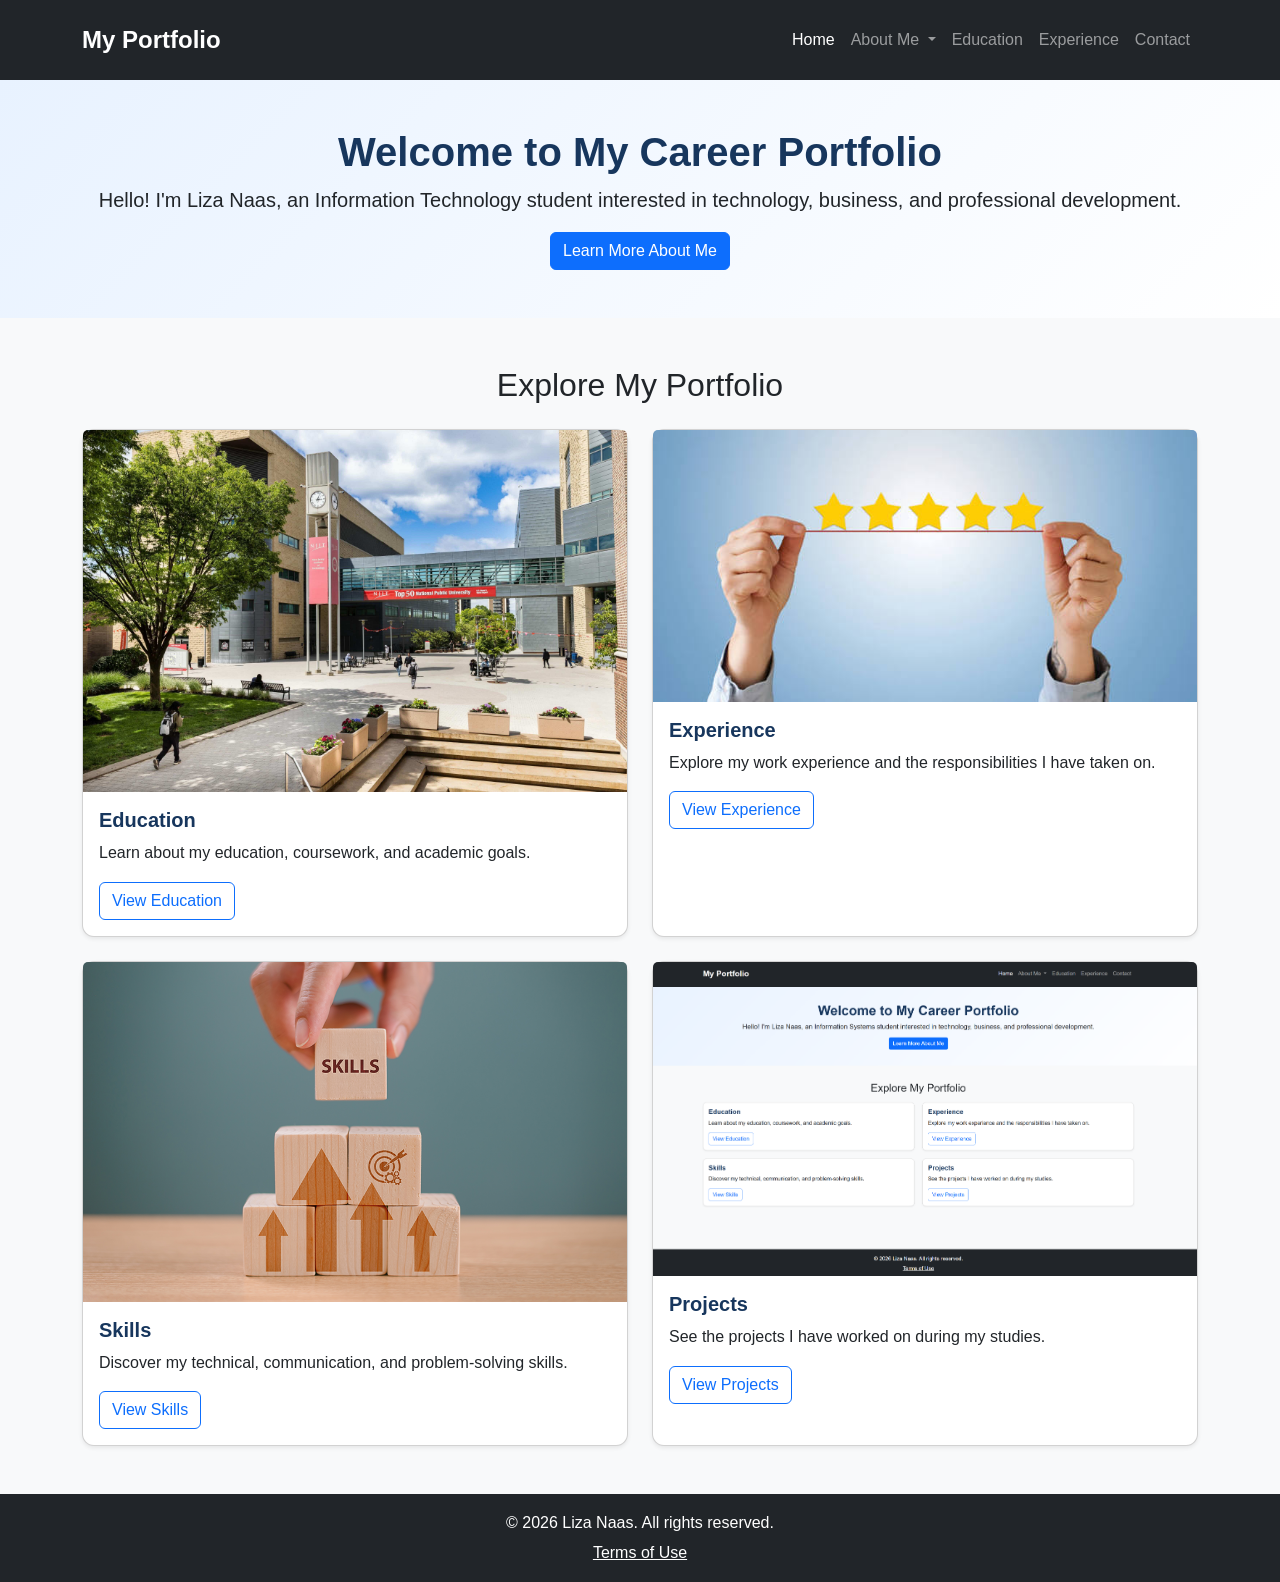
<file: index.html>
<!DOCTYPE html>
<html lang="en">
<head>
    <meta charset="UTF-8">
    <meta name="viewport" content="width=device-width, initial-scale=1.0">
    <title>Home | My Career Portfolio</title>

    <!-- DEVELOPER: Liza Naas, IS117-003, Fall 2026 -->

    <link href="https://cdn.jsdelivr.net/npm/bootstrap@5.3.3/dist/css/bootstrap.min.css" rel="stylesheet">
    <link rel="stylesheet" href="styles/main.css">
</head>
<body class="d-flex flex-column min-vh-100">

    <!-- Navigation -->
    <nav class="navbar navbar-expand-lg navbar-dark bg-dark">
        <div class="container">
            <a class="navbar-brand" href="index.html">My Portfolio</a>
            <button class="navbar-toggler" type="button"
                    data-bs-toggle="collapse" data-bs-target="#navbarMenu"
                    aria-controls="navbarMenu" aria-expanded="false"
                    aria-label="Toggle navigation">
                <span class="navbar-toggler-icon"></span>
            </button>

            <div class="collapse navbar-collapse" id="navbarMenu">
                <ul class="navbar-nav ms-auto">
                    <li class="nav-item">
                        <a class="nav-link active" href="index.html">Home</a>
                    </li>
                    <li class="nav-item dropdown">
                        <a class="nav-link dropdown-toggle" href="#"
                           role="button" data-bs-toggle="dropdown">
                            About Me
                        </a>
                        <ul class="dropdown-menu">
                            <li><a class="dropdown-item" href="about.html">About Me</a></li>
                            <li><a class="dropdown-item" href="skills.html">Skills</a></li>
                            <li><a class="dropdown-item" href="projects.html">Projects</a></li>
                        </ul>
                    </li>
                    <li class="nav-item">
                        <a class="nav-link" href="education.html">Education</a>
                    </li>
                    <li class="nav-item">
                        <a class="nav-link" href="experience.html">Experience</a>
                    </li>
                    <li class="nav-item">
                        <a class="nav-link" href="contact.html">Contact</a>
                    </li>
                </ul>
            </div>
        </div>
    </nav>

    <!-- Homepage introduction -->
    <header class="bg-light py-5 text-center">
        <div class="container">
            <h1>Welcome to My Career Portfolio</h1>
            <p class="lead">Hello! I'm Liza Naas, an Information Technology student interested in technology, business, and professional development.</p>
            <a href="about.html" class="btn btn-primary">Learn More About Me</a>
        </div>
    </header>

    <!-- Bootstrap cards -->
    <main class="container my-5 flex-grow-1">
        <h2 class="text-center mb-4">Explore My Portfolio</h2>

        <div class="row g-4">
            <div class="col-md-6">
                
                <div class="card h-100 shadow-sm">
    <img src="images/education.jpg"
         class="card-img-top"
         alt="NJIT campus">
    <div class="card-body">
        <h3 class="card-title h5">Education</h3>
                        <p class="card-text">Learn about my education, coursework, and academic goals.</p>
                        <a href="education.html" class="btn btn-outline-primary">View Education</a>
                    </div>
                </div>
            </div>

            <div class="col-md-6">
                <div class="card h-100 shadow-sm">
    <img src="images/experience.jpg"
         class="card-img-top"
         alt="Five-star rating representing professional experience">
    <div class="card-body">
        <h3 class="card-title h5">Experience</h3>
                        <p class="card-text">Explore my work experience and the responsibilities I have taken on.</p>
                        <a href="experience.html" class="btn btn-outline-primary">View Experience</a>
                    </div>
                </div>
            </div>

            <div class="col-md-6">
                <div class="card h-100 shadow-sm">
    <img src="images/skills.jpg"
         class="card-img-top"
         alt="Wooden blocks representing skills and growth">
    <div class="card-body">
        <h3 class="card-title h5">Skills</h3>
                        <p class="card-text">Discover my technical, communication, and problem-solving skills.</p>
                        <a href="skills.html" class="btn btn-outline-primary">View Skills</a>
                    </div>
                </div>
            </div>

            <div class="col-md-6">
                <div class="card h-100 shadow-sm">
    <img src="images/projects.jpg"
         class="card-img-top"
         alt="Screenshot of my career portfolio website">
    <div class="card-body">
        <h3 class="card-title h5">Projects</h3>
                        <p class="card-text">See the projects I have worked on during my studies.</p>
                        <a href="projects.html" class="btn btn-outline-primary">View Projects</a>
                    </div>
                </div>
            </div>
        </div>
    </main>

    <!-- Sticky footer -->
    <footer class="bg-dark text-white text-center py-3 mt-auto">
        <div class="container">
            <p class="mb-1">&copy; 2026 Liza Naas. All rights reserved.</p>
            <a href="terms.html" class="text-white">Terms of Use</a>
        </div>
    </footer>

    <script src="https://cdn.jsdelivr.net/npm/bootstrap@5.3.3/dist/js/bootstrap.bundle.min.js"></script>
</body>
</html>
</file>
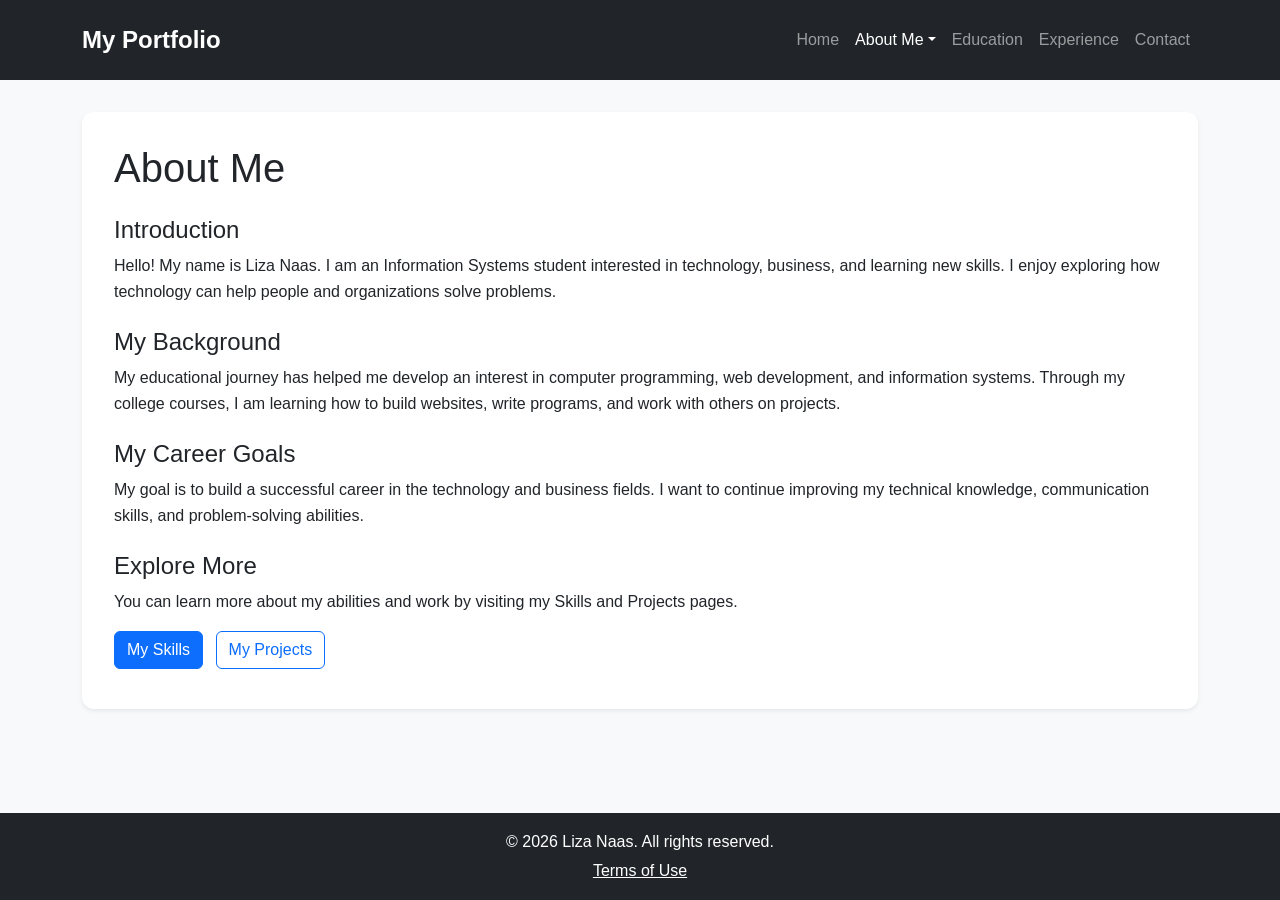
<file: about.html>
<!DOCTYPE html>
<html lang="en">
<head>
    <!-- DEVELOPER: Liza Naas, IS117-003, Fall 2026 -->
    <meta charset="UTF-8">
    <meta name="viewport" content="width=device-width, initial-scale=1.0">
    <title>About Me | My Career Portfolio</title>

    <link href="https://cdn.jsdelivr.net/npm/bootstrap@5.3.3/dist/css/bootstrap.min.css" rel="stylesheet">
    <link rel="stylesheet" href="styles/main.css">
</head>

<body class="d-flex flex-column min-vh-100">

    <!-- Bootstrap navigation -->
    <nav class="navbar navbar-expand-lg navbar-dark bg-dark">
        <div class="container">
            <a class="navbar-brand" href="index.html">My Portfolio</a>

            <button class="navbar-toggler" type="button"
                    data-bs-toggle="collapse" data-bs-target="#navbarMenu"
                    aria-controls="navbarMenu" aria-expanded="false"
                    aria-label="Toggle navigation">
                <span class="navbar-toggler-icon"></span>
            </button>

            <div class="collapse navbar-collapse" id="navbarMenu">
                <ul class="navbar-nav ms-auto">
                    <li class="nav-item">
                        <a class="nav-link" href="index.html">Home</a>
                    </li>

                    <li class="nav-item dropdown">
                        <a class="nav-link dropdown-toggle active" href="#"
                           role="button" data-bs-toggle="dropdown"
                           aria-expanded="false">About Me</a>

                        <ul class="dropdown-menu">
                            <li><a class="dropdown-item" href="about.html">About Me</a></li>
                            <li><a class="dropdown-item" href="skills.html">Skills</a></li>
                            <li><a class="dropdown-item" href="projects.html">Projects</a></li>
                        </ul>
                    </li>

                    <li class="nav-item">
                        <a class="nav-link" href="education.html">Education</a>
                    </li>

                    <li class="nav-item">
                        <a class="nav-link" href="experience.html">Experience</a>
                    </li>

                    <li class="nav-item">
                        <a class="nav-link" href="contact.html">Contact</a>
                    </li>
                </ul>
            </div>
        </div>
    </nav>

    <!-- Interior page layout -->
    <main class="container flex-grow-1">
        <div class="page-content shadow-sm">
            <h1 class="mb-4">About Me</h1>

            <h2 class="h4">Introduction</h2>
            <p>
                Hello! My name is Liza Naas. I am an Information Systems
                student interested in technology, business, and learning
                new skills. I enjoy exploring how technology can help
                people and organizations solve problems.
            </p>

            <h2 class="h4 mt-4">My Background</h2>
            <p>
                My educational journey has helped me develop an interest
                in computer programming, web development, and information
                systems. Through my college courses, I am learning how
                to build websites, write programs, and work with others
                on projects.
            </p>

            <h2 class="h4 mt-4">My Career Goals</h2>
            <p>
                My goal is to build a successful career in the technology
                and business fields. I want to continue improving my
                technical knowledge, communication skills, and
                problem-solving abilities.
            </p>

            <h2 class="h4 mt-4">Explore More</h2>
            <p>
                You can learn more about my abilities and work by
                visiting my Skills and Projects pages.
            </p>

            <a href="skills.html" class="btn btn-primary me-2 mb-2">My Skills</a>
            <a href="projects.html" class="btn btn-outline-primary mb-2">My Projects</a>
        </div>
    </main>

    <!-- Sticky footer -->
    <footer class="bg-dark text-white text-center py-3 mt-auto">
        <div class="container">
            <p class="mb-1">&copy; 2026 Liza Naas. All rights reserved.</p>
            <a href="terms.html" class="text-white">Terms of Use</a>
        </div>
    </footer>

    <script src="https://cdn.jsdelivr.net/npm/bootstrap@5.3.3/dist/js/bootstrap.bundle.min.js"></script>
</body>
</html>
</file>
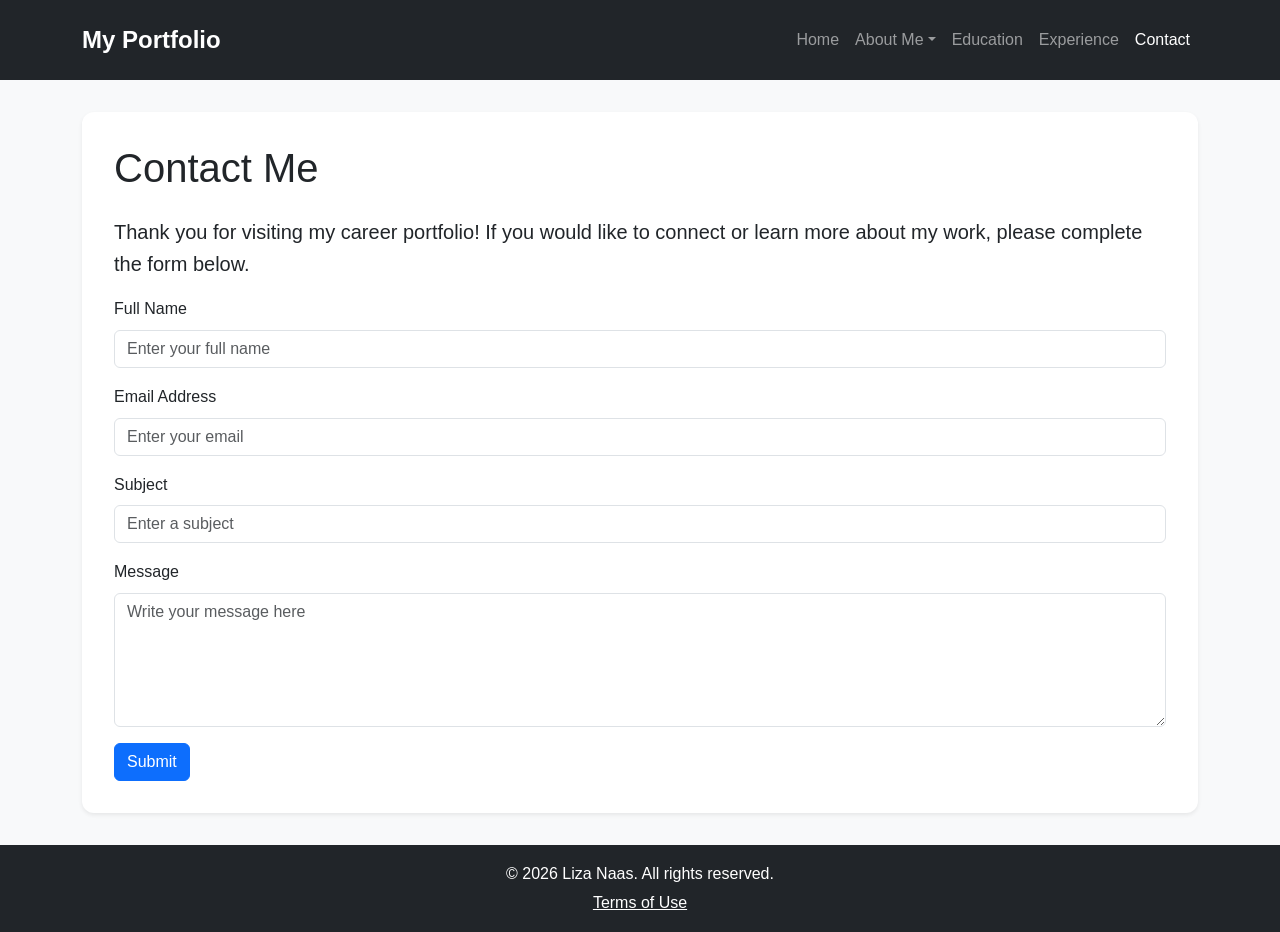
<file: contact.html>
<!DOCTYPE html>
<html lang="en">
<head>
    <!-- DEVELOPER: Liza Naas, IS117-003, Fall 2026 -->
    <meta charset="UTF-8">
    <meta name="viewport" content="width=device-width, initial-scale=1.0">
    <title>Contact | My Career Portfolio</title>

    <link href="https://cdn.jsdelivr.net/npm/bootstrap@5.3.3/dist/css/bootstrap.min.css" rel="stylesheet">
    <link rel="stylesheet" href="styles/main.css">
</head>

<body class="d-flex flex-column min-vh-100">

    <!-- Bootstrap navigation -->
    <nav class="navbar navbar-expand-lg navbar-dark bg-dark">
        <div class="container">
            <a class="navbar-brand" href="index.html">My Portfolio</a>

            <button class="navbar-toggler" type="button"
                    data-bs-toggle="collapse"
                    data-bs-target="#navbarMenu"
                    aria-controls="navbarMenu"
                    aria-expanded="false"
                    aria-label="Toggle navigation">
                <span class="navbar-toggler-icon"></span>
            </button>

            <div class="collapse navbar-collapse" id="navbarMenu">
                <ul class="navbar-nav ms-auto">
                    <li class="nav-item">
                        <a class="nav-link" href="index.html">Home</a>
                    </li>

                    <li class="nav-item dropdown">
                        <a class="nav-link dropdown-toggle" href="#"
                           role="button" data-bs-toggle="dropdown"
                           aria-expanded="false">About Me</a>

                        <ul class="dropdown-menu">
                            <li><a class="dropdown-item" href="about.html">About Me</a></li>
                            <li><a class="dropdown-item" href="skills.html">Skills</a></li>
                            <li><a class="dropdown-item" href="projects.html">Projects</a></li>
                        </ul>
                    </li>

                    <li class="nav-item">
                        <a class="nav-link" href="education.html">Education</a>
                    </li>

                    <li class="nav-item">
                        <a class="nav-link" href="experience.html">Experience</a>
                    </li>

                    <li class="nav-item">
                        <a class="nav-link active" aria-current="page" href="contact.html">Contact</a>
                    </li>
                </ul>
            </div>
        </div>
    </nav>

    <!-- Contact page -->
    <main class="container flex-grow-1">
        <div class="page-content shadow-sm">
            <h1 class="mb-4">Contact Me</h1>

            <p class="lead">
                Thank you for visiting my career portfolio!
                If you would like to connect or learn more
                about my work, please complete the form below.
            </p>

            <!-- Demonstration form: no backend submission -->
            <form id="contactForm">
                <div class="mb-3">
                    <label for="fullName" class="form-label">Full Name</label>
                    <input type="text" class="form-control"
                           id="fullName" name="fullName"
                           placeholder="Enter your full name" required>
                </div>

                <div class="mb-3">
                    <label for="email" class="form-label">Email Address</label>
                    <input type="email" class="form-control"
                           id="email" name="email"
                           placeholder="Enter your email" required>
                </div>

                <div class="mb-3">
                    <label for="subject" class="form-label">Subject</label>
                    <input type="text" class="form-control"
                           id="subject" name="subject"
                           placeholder="Enter a subject" required>
                </div>

                <div class="mb-3">
                    <label for="message" class="form-label">Message</label>
                    <textarea class="form-control"
                              id="message" name="message"
                              rows="5"
                              placeholder="Write your message here"
                              required></textarea>
                </div>

                <button type="submit" class="btn btn-primary">
                    Submit
                </button>
            </form>

            <div id="formNotice" class="alert alert-info mt-3 d-none"
                 role="status"></div>
        </div>
    </main>

    <!-- Sticky footer -->
    <footer class="bg-dark text-white text-center py-3 mt-auto">
        <div class="container">
            <p class="mb-1">&copy; 2026 Liza Naas. All rights reserved.</p>
            <a href="terms.html" class="text-white">Terms of Use</a>
        </div>
    </footer>

    <script src="https://cdn.jsdelivr.net/npm/bootstrap@5.3.3/dist/js/bootstrap.bundle.min.js"></script>

    <script>
        // Demonstration only: no message is sent or stored.
        document.getElementById("contactForm").addEventListener("submit", function(event) {
            event.preventDefault();
            const notice = document.getElementById("formNotice");
            notice.textContent = "This is a demonstration form. Your message was not sent.";
            notice.classList.remove("d-none");
        });
    </script>
</body>
</html>
</file>
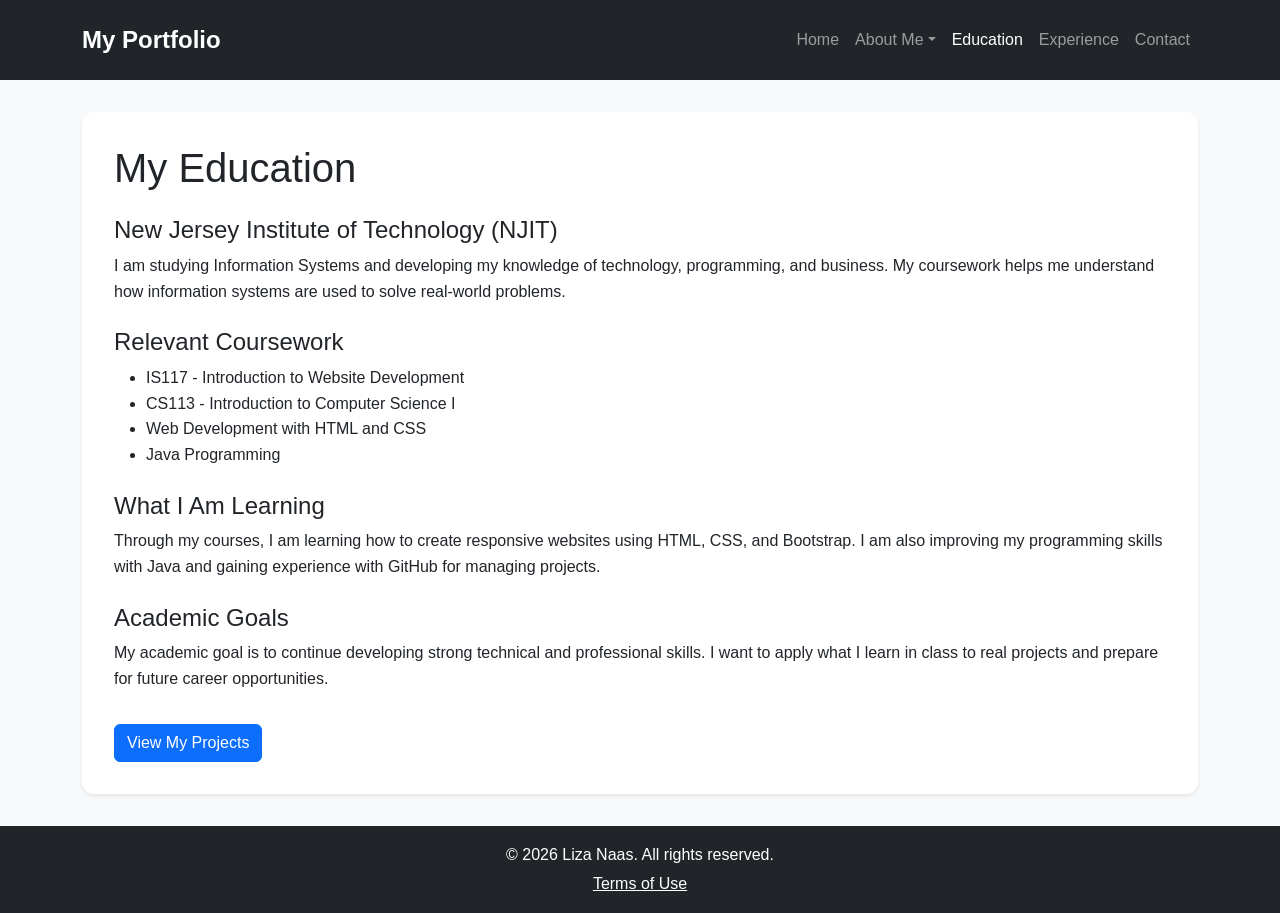
<file: education.html>
<!DOCTYPE html>
<html lang="en">
<head>
    <!-- DEVELOPER: Liza Naas, IS117-003, Fall 2026 -->
    <meta charset="UTF-8">
    <meta name="viewport" content="width=device-width, initial-scale=1.0">
    <title>Education | My Career Portfolio</title>

    <link href="https://cdn.jsdelivr.net/npm/bootstrap@5.3.3/dist/css/bootstrap.min.css" rel="stylesheet">
    <link rel="stylesheet" href="styles/main.css">
</head>

<body class="d-flex flex-column min-vh-100">

    <!-- Bootstrap navigation -->
    <nav class="navbar navbar-expand-lg navbar-dark bg-dark">
        <div class="container">
            <a class="navbar-brand" href="index.html">My Portfolio</a>

            <button class="navbar-toggler" type="button"
                    data-bs-toggle="collapse" data-bs-target="#navbarMenu"
                    aria-controls="navbarMenu" aria-expanded="false"
                    aria-label="Toggle navigation">
                <span class="navbar-toggler-icon"></span>
            </button>

            <div class="collapse navbar-collapse" id="navbarMenu">
                <ul class="navbar-nav ms-auto">
                    <li class="nav-item">
                        <a class="nav-link" href="index.html">Home</a>
                    </li>

                    <li class="nav-item dropdown">
                        <a class="nav-link dropdown-toggle" href="#"
                           role="button" data-bs-toggle="dropdown"
                           aria-expanded="false">About Me</a>

                        <ul class="dropdown-menu">
                            <li><a class="dropdown-item" href="about.html">About Me</a></li>
                            <li><a class="dropdown-item" href="skills.html">Skills</a></li>
                            <li><a class="dropdown-item" href="projects.html">Projects</a></li>
                        </ul>
                    </li>

                    <li class="nav-item">
                        <a class="nav-link active" aria-current="page" href="education.html">Education</a>
                    </li>

                    <li class="nav-item">
                        <a class="nav-link" href="experience.html">Experience</a>
                    </li>

                    <li class="nav-item">
                        <a class="nav-link" href="contact.html">Contact</a>
                    </li>
                </ul>
            </div>
        </div>
    </nav>

    <!-- Education page content -->
    <main class="container flex-grow-1">
        <div class="page-content shadow-sm">
            <h1 class="mb-4">My Education</h1>

            <h2 class="h4">New Jersey Institute of Technology (NJIT)</h2>
            <p>
                I am studying Information Systems and developing my
                knowledge of technology, programming, and business.
                My coursework helps me understand how information
                systems are used to solve real-world problems.
            </p>

            <h2 class="h4 mt-4">Relevant Coursework</h2>
            <ul>
                <li>IS117 - Introduction to Website Development</li>
                <li>CS113 - Introduction to Computer Science I</li>
                <li>Web Development with HTML and CSS</li>
                <li>Java Programming</li>
            </ul>

            <h2 class="h4 mt-4">What I Am Learning</h2>
            <p>
                Through my courses, I am learning how to create
                responsive websites using HTML, CSS, and Bootstrap.
                I am also improving my programming skills with Java
                and gaining experience with GitHub for managing
                projects.
            </p>

            <h2 class="h4 mt-4">Academic Goals</h2>
            <p>
                My academic goal is to continue developing strong
                technical and professional skills. I want to apply
                what I learn in class to real projects and prepare
                for future career opportunities.
            </p>

            <a href="projects.html" class="btn btn-primary mt-3">View My Projects</a>
        </div>
    </main>

    <!-- Sticky footer -->
    <footer class="bg-dark text-white text-center py-3 mt-auto">
        <div class="container">
            <p class="mb-1">&copy; 2026 Liza Naas. All rights reserved.</p>
            <a href="terms.html" class="text-white">Terms of Use</a>
        </div>
    </footer>

    <script src="https://cdn.jsdelivr.net/npm/bootstrap@5.3.3/dist/js/bootstrap.bundle.min.js"></script>
</body>
</html>
</file>
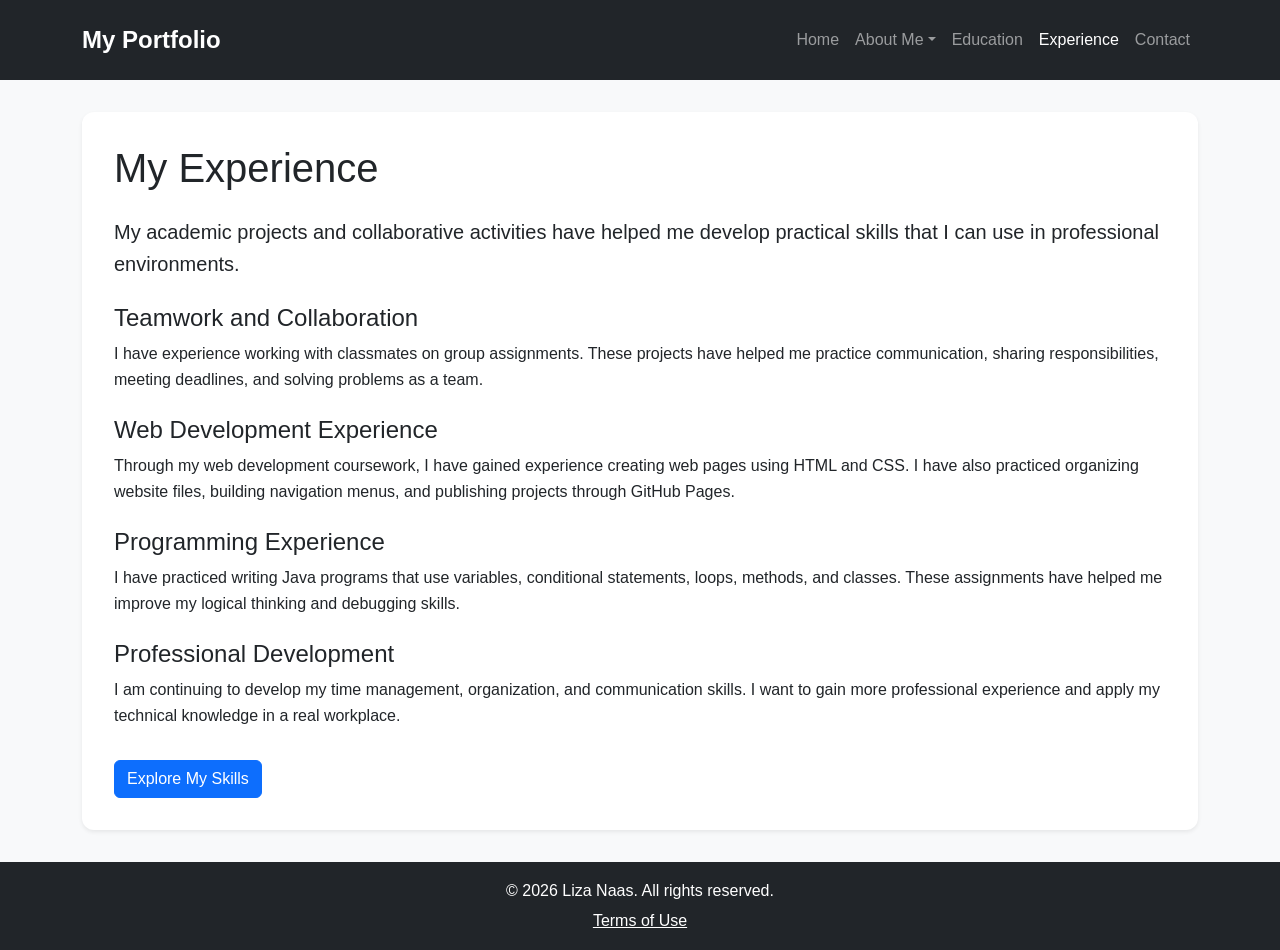
<file: experience.html>
<!DOCTYPE html>
<html lang="en">
<head>
    <!-- DEVELOPER: Liza Naas, IS117-003, Fall 2026 -->
    <meta charset="UTF-8">
    <meta name="viewport" content="width=device-width, initial-scale=1.0">
    <title>Experience | My Career Portfolio</title>

    <link href="https://cdn.jsdelivr.net/npm/bootstrap@5.3.3/dist/css/bootstrap.min.css" rel="stylesheet">
    <link rel="stylesheet" href="styles/main.css">
</head>

<body class="d-flex flex-column min-vh-100">

    <!-- Bootstrap navigation -->
    <nav class="navbar navbar-expand-lg navbar-dark bg-dark">
        <div class="container">
            <a class="navbar-brand" href="index.html">My Portfolio</a>

            <button class="navbar-toggler" type="button"
                    data-bs-toggle="collapse" data-bs-target="#navbarMenu"
                    aria-controls="navbarMenu" aria-expanded="false"
                    aria-label="Toggle navigation">
                <span class="navbar-toggler-icon"></span>
            </button>

            <div class="collapse navbar-collapse" id="navbarMenu">
                <ul class="navbar-nav ms-auto">
                    <li class="nav-item">
                        <a class="nav-link" href="index.html">Home</a>
                    </li>

                    <li class="nav-item dropdown">
                        <a class="nav-link dropdown-toggle" href="#"
                           role="button" data-bs-toggle="dropdown"
                           aria-expanded="false">About Me</a>
                        <ul class="dropdown-menu">
                            <li><a class="dropdown-item" href="about.html">About Me</a></li>
                            <li><a class="dropdown-item" href="skills.html">Skills</a></li>
                            <li><a class="dropdown-item" href="projects.html">Projects</a></li>
                        </ul>
                    </li>

                    <li class="nav-item">
                        <a class="nav-link" href="education.html">Education</a>
                    </li>

                    <li class="nav-item">
                        <a class="nav-link active" aria-current="page" href="experience.html">Experience</a>
                    </li>

                    <li class="nav-item">
                        <a class="nav-link" href="contact.html">Contact</a>
                    </li>
                </ul>
            </div>
        </div>
    </nav>

    <!-- Experience page content -->
    <main class="container flex-grow-1">
        <div class="page-content shadow-sm">
            <h1 class="mb-4">My Experience</h1>

            <p class="lead">
                My academic projects and collaborative activities have
                helped me develop practical skills that I can use in
                professional environments.
            </p>

            <h2 class="h4 mt-4">Teamwork and Collaboration</h2>
            <p>
                I have experience working with classmates on group
                assignments. These projects have helped me practice
                communication, sharing responsibilities, meeting
                deadlines, and solving problems as a team.
            </p>

            <h2 class="h4 mt-4">Web Development Experience</h2>
            <p>
                Through my web development coursework, I have gained
                experience creating web pages using HTML and CSS.
                I have also practiced organizing website files,
                building navigation menus, and publishing projects
                through GitHub Pages.
            </p>

            <h2 class="h4 mt-4">Programming Experience</h2>
            <p>
                I have practiced writing Java programs that use
                variables, conditional statements, loops, methods,
                and classes. These assignments have helped me
                improve my logical thinking and debugging skills.
            </p>

            <h2 class="h4 mt-4">Professional Development</h2>
            <p>
                I am continuing to develop my time management,
                organization, and communication skills. I want to
                gain more professional experience and apply my
                technical knowledge in a real workplace.
            </p>

            <a href="skills.html" class="btn btn-primary mt-3">Explore My Skills</a>
        </div>
    </main>

    <!-- Sticky footer -->
    <footer class="bg-dark text-white text-center py-3 mt-auto">
        <div class="container">
            <p class="mb-1">&copy; 2026 Liza Naas. All rights reserved.</p>
            <a href="terms.html" class="text-white">Terms of Use</a>
        </div>
    </footer>

    <script src="https://cdn.jsdelivr.net/npm/bootstrap@5.3.3/dist/js/bootstrap.bundle.min.js"></script>
</body>
</html>
</file>
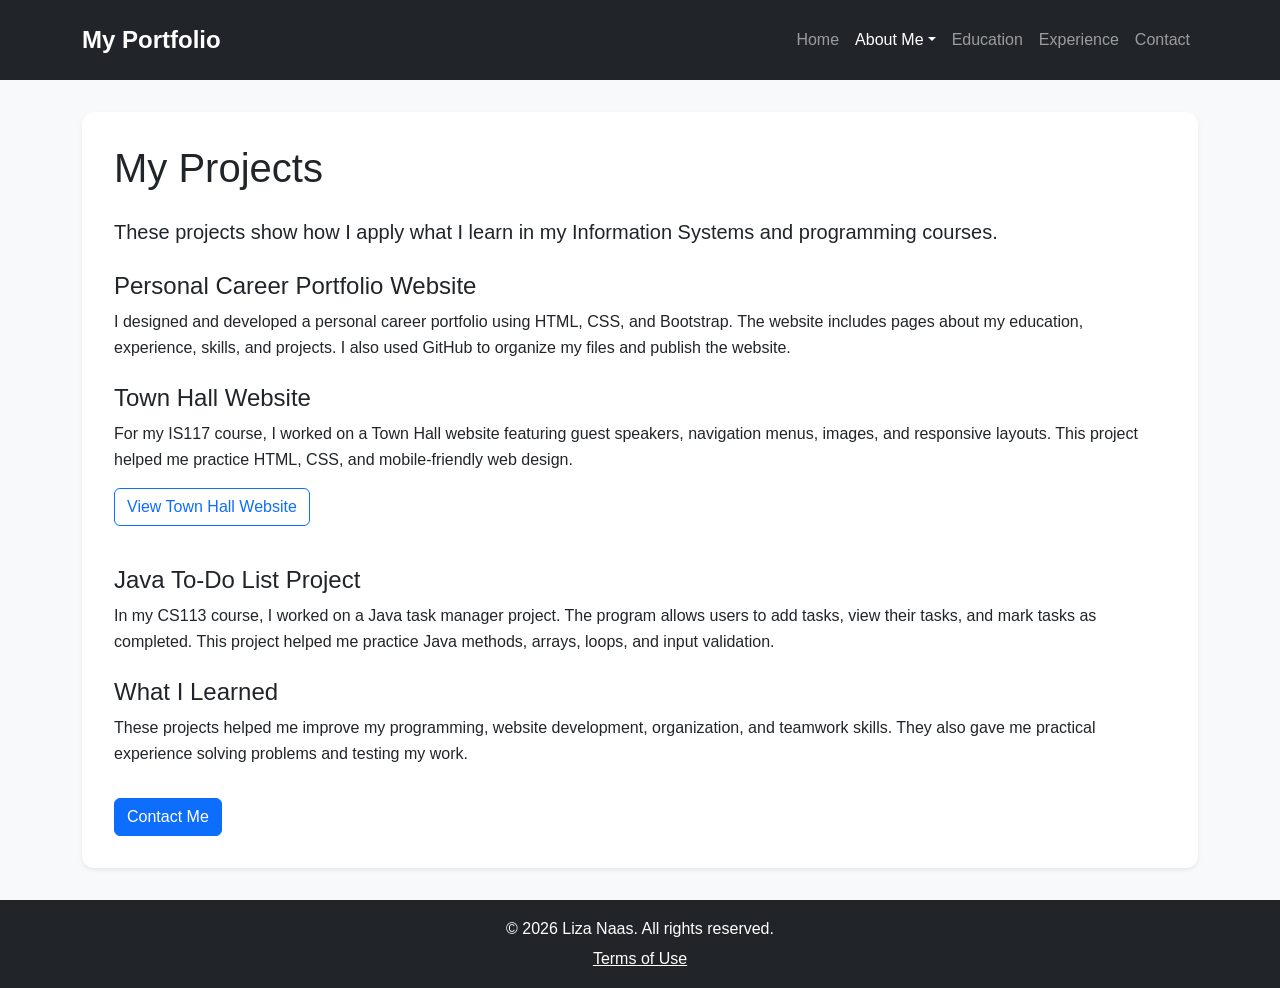
<file: projects.html>
<!DOCTYPE html>
<html lang="en">
<head>
    <!-- DEVELOPER: Liza Naas, IS117-003, Fall 2026 -->
    <meta charset="UTF-8">
    <meta name="viewport" content="width=device-width, initial-scale=1.0">
    <title>Projects | My Career Portfolio</title>

    <link href="https://cdn.jsdelivr.net/npm/bootstrap@5.3.3/dist/css/bootstrap.min.css" rel="stylesheet">
    <link rel="stylesheet" href="styles/main.css">
</head>

<body class="d-flex flex-column min-vh-100">

    <!-- Bootstrap navigation -->
    <nav class="navbar navbar-expand-lg navbar-dark bg-dark">
        <div class="container">
            <a class="navbar-brand" href="index.html">My Portfolio</a>

            <button class="navbar-toggler" type="button"
                    data-bs-toggle="collapse" data-bs-target="#navbarMenu"
                    aria-controls="navbarMenu" aria-expanded="false"
                    aria-label="Toggle navigation">
                <span class="navbar-toggler-icon"></span>
            </button>

            <div class="collapse navbar-collapse" id="navbarMenu">
                <ul class="navbar-nav ms-auto">
                    <li class="nav-item">
                        <a class="nav-link" href="index.html">Home</a>
                    </li>

                    <li class="nav-item dropdown">
                        <a class="nav-link dropdown-toggle active" href="#"
                           role="button" data-bs-toggle="dropdown"
                           aria-expanded="false">About Me</a>
                        <ul class="dropdown-menu">
                            <li><a class="dropdown-item" href="about.html">About Me</a></li>
                            <li><a class="dropdown-item" href="skills.html">Skills</a></li>
                            <li><a class="dropdown-item active" href="projects.html">Projects</a></li>
                        </ul>
                    </li>

                    <li class="nav-item">
                        <a class="nav-link" href="education.html">Education</a>
                    </li>

                    <li class="nav-item">
                        <a class="nav-link" href="experience.html">Experience</a>
                    </li>

                    <li class="nav-item">
                        <a class="nav-link" href="contact.html">Contact</a>
                    </li>
                </ul>
            </div>
        </div>
    </nav>

    <!-- Projects page content -->
    <main class="container flex-grow-1">
        <div class="page-content shadow-sm">
            <h1 class="mb-4">My Projects</h1>

            <p class="lead">
                These projects show how I apply what I learn in my
                Information Systems and programming courses.
            </p>

            <h2 class="h4 mt-4">Personal Career Portfolio Website</h2>
            <p>
                I designed and developed a personal career portfolio
                using HTML, CSS, and Bootstrap. The website includes
                pages about my education, experience, skills, and
                projects. I also used GitHub to organize my files
                and publish the website.
            </p>

            <h2 class="h4 mt-4">Town Hall Website</h2>
            <p>
                For my IS117 course, I worked on a Town Hall website
                featuring guest speakers, navigation menus, images,
                and responsive layouts. This project helped me
                practice HTML, CSS, and mobile-friendly web design.
            </p>
            <a href="https://Helloworld123-5.github.io/A11/"
               class="btn btn-outline-primary mb-3"
               target="_blank" rel="noopener noreferrer">
                View Town Hall Website
            </a>

            <h2 class="h4 mt-4">Java To-Do List Project</h2>
            <p>
                In my CS113 course, I worked on a Java task manager
                project. The program allows users to add tasks,
                view their tasks, and mark tasks as completed.
                This project helped me practice Java methods,
                arrays, loops, and input validation.
            </p>

            <h2 class="h4 mt-4">What I Learned</h2>
            <p>
                These projects helped me improve my programming,
                website development, organization, and teamwork
                skills. They also gave me practical experience
                solving problems and testing my work.
            </p>

            <a href="contact.html" class="btn btn-primary mt-3">
                Contact Me
            </a>
        </div>
    </main>

    <!-- Sticky footer -->
    <footer class="bg-dark text-white text-center py-3 mt-auto">
        <div class="container">
            <p class="mb-1">&copy; 2026 Liza Naas. All rights reserved.</p>
            <a href="terms.html" class="text-white">Terms of Use</a>
        </div>
    </footer>

    <script src="https://cdn.jsdelivr.net/npm/bootstrap@5.3.3/dist/js/bootstrap.bundle.min.js"></script>
</body>
</html>
</file>
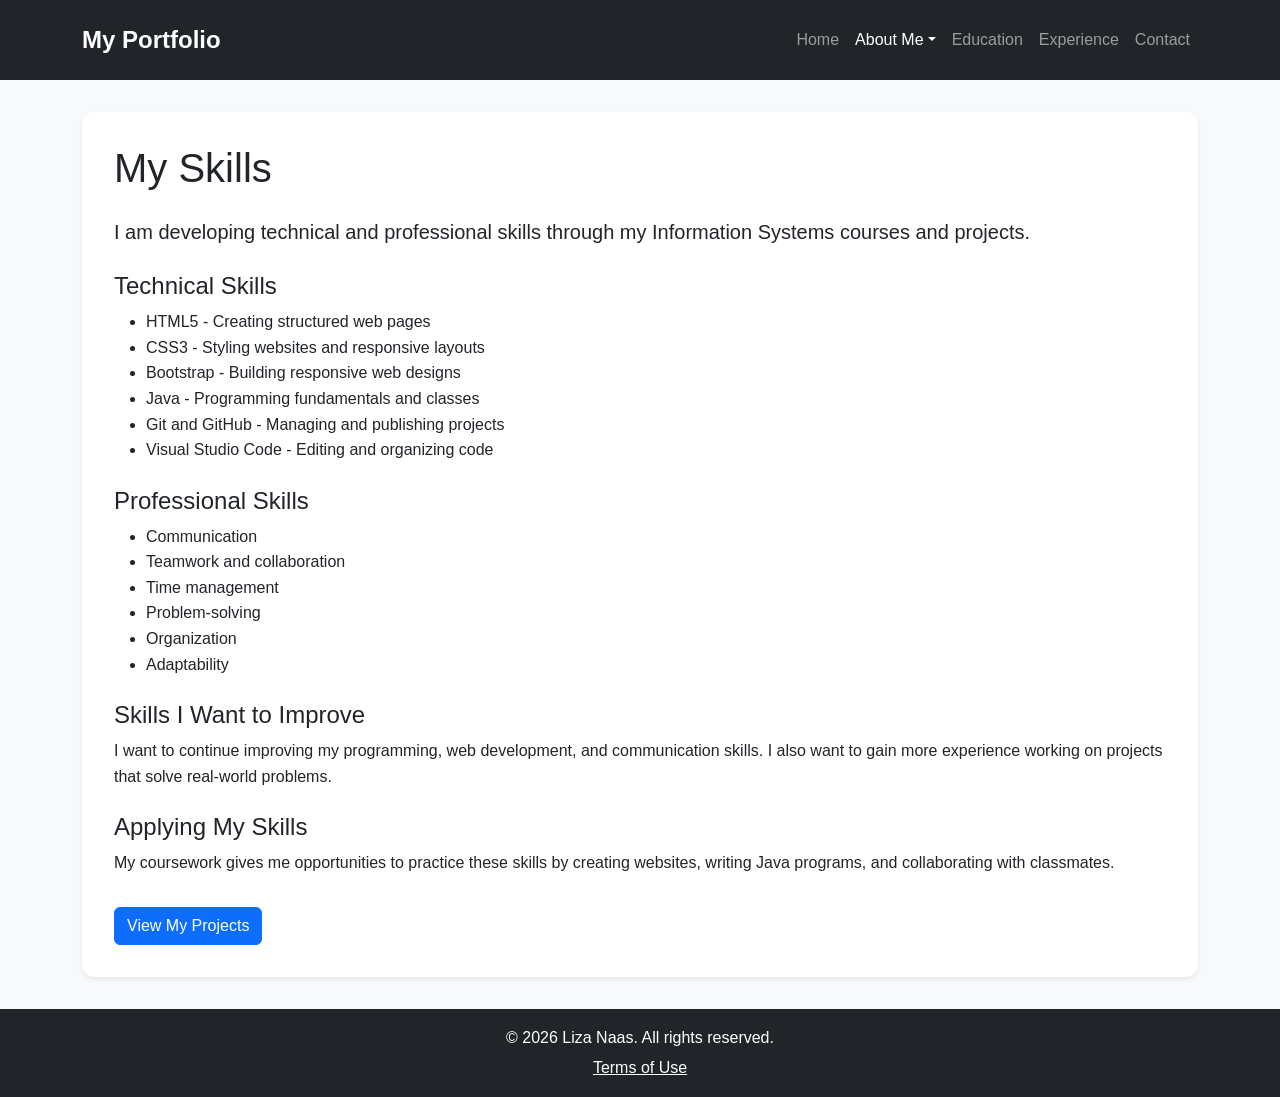
<file: skills.html>
<!DOCTYPE html>
<html lang="en">
<head>
    <!-- DEVELOPER: Liza Naas, IS117-003, Fall 2026 -->
    <meta charset="UTF-8">
    <meta name="viewport" content="width=device-width, initial-scale=1.0">
    <title>Skills | My Career Portfolio</title>

    <link href="https://cdn.jsdelivr.net/npm/bootstrap@5.3.3/dist/css/bootstrap.min.css" rel="stylesheet">
    <link rel="stylesheet" href="styles/main.css">
</head>

<body class="d-flex flex-column min-vh-100">

    <!-- Bootstrap navigation -->
    <nav class="navbar navbar-expand-lg navbar-dark bg-dark">
        <div class="container">
            <a class="navbar-brand" href="index.html">My Portfolio</a>

            <button class="navbar-toggler" type="button"
                    data-bs-toggle="collapse" data-bs-target="#navbarMenu"
                    aria-controls="navbarMenu" aria-expanded="false"
                    aria-label="Toggle navigation">
                <span class="navbar-toggler-icon"></span>
            </button>

            <div class="collapse navbar-collapse" id="navbarMenu">
                <ul class="navbar-nav ms-auto">
                    <li class="nav-item">
                        <a class="nav-link" href="index.html">Home</a>
                    </li>

                    <li class="nav-item dropdown">
                        <a class="nav-link dropdown-toggle active" href="#"
                           role="button" data-bs-toggle="dropdown"
                           aria-expanded="false">About Me</a>
                        <ul class="dropdown-menu">
                            <li><a class="dropdown-item" href="about.html">About Me</a></li>
                            <li><a class="dropdown-item active" href="skills.html">Skills</a></li>
                            <li><a class="dropdown-item" href="projects.html">Projects</a></li>
                        </ul>
                    </li>

                    <li class="nav-item">
                        <a class="nav-link" href="education.html">Education</a>
                    </li>

                    <li class="nav-item">
                        <a class="nav-link" href="experience.html">Experience</a>
                    </li>

                    <li class="nav-item">
                        <a class="nav-link" href="contact.html">Contact</a>
                    </li>
                </ul>
            </div>
        </div>
    </nav>

    <!-- Skills page content -->
    <main class="container flex-grow-1">
        <div class="page-content shadow-sm">
            <h1 class="mb-4">My Skills</h1>

            <p class="lead">
                I am developing technical and professional skills
                through my Information Systems courses and projects.
            </p>

            <h2 class="h4 mt-4">Technical Skills</h2>
            <ul>
                <li>HTML5 - Creating structured web pages</li>
                <li>CSS3 - Styling websites and responsive layouts</li>
                <li>Bootstrap - Building responsive web designs</li>
                <li>Java - Programming fundamentals and classes</li>
                <li>Git and GitHub - Managing and publishing projects</li>
                <li>Visual Studio Code - Editing and organizing code</li>
            </ul>

            <h2 class="h4 mt-4">Professional Skills</h2>
            <ul>
                <li>Communication</li>
                <li>Teamwork and collaboration</li>
                <li>Time management</li>
                <li>Problem-solving</li>
                <li>Organization</li>
                <li>Adaptability</li>
            </ul>

            <h2 class="h4 mt-4">Skills I Want to Improve</h2>
            <p>
                I want to continue improving my programming,
                web development, and communication skills.
                I also want to gain more experience working
                on projects that solve real-world problems.
            </p>

            <h2 class="h4 mt-4">Applying My Skills</h2>
            <p>
                My coursework gives me opportunities to practice
                these skills by creating websites, writing Java
                programs, and collaborating with classmates.
            </p>

            <a href="projects.html" class="btn btn-primary mt-3">View My Projects</a>
        </div>
    </main>

    <!-- Sticky footer -->
    <footer class="bg-dark text-white text-center py-3 mt-auto">
        <div class="container">
            <p class="mb-1">&copy; 2026 Liza Naas. All rights reserved.</p>
            <a href="terms.html" class="text-white">Terms of Use</a>
        </div>
    </footer>

    <script src="https://cdn.jsdelivr.net/npm/bootstrap@5.3.3/dist/js/bootstrap.bundle.min.js"></script>
</body>
</html>
</file>
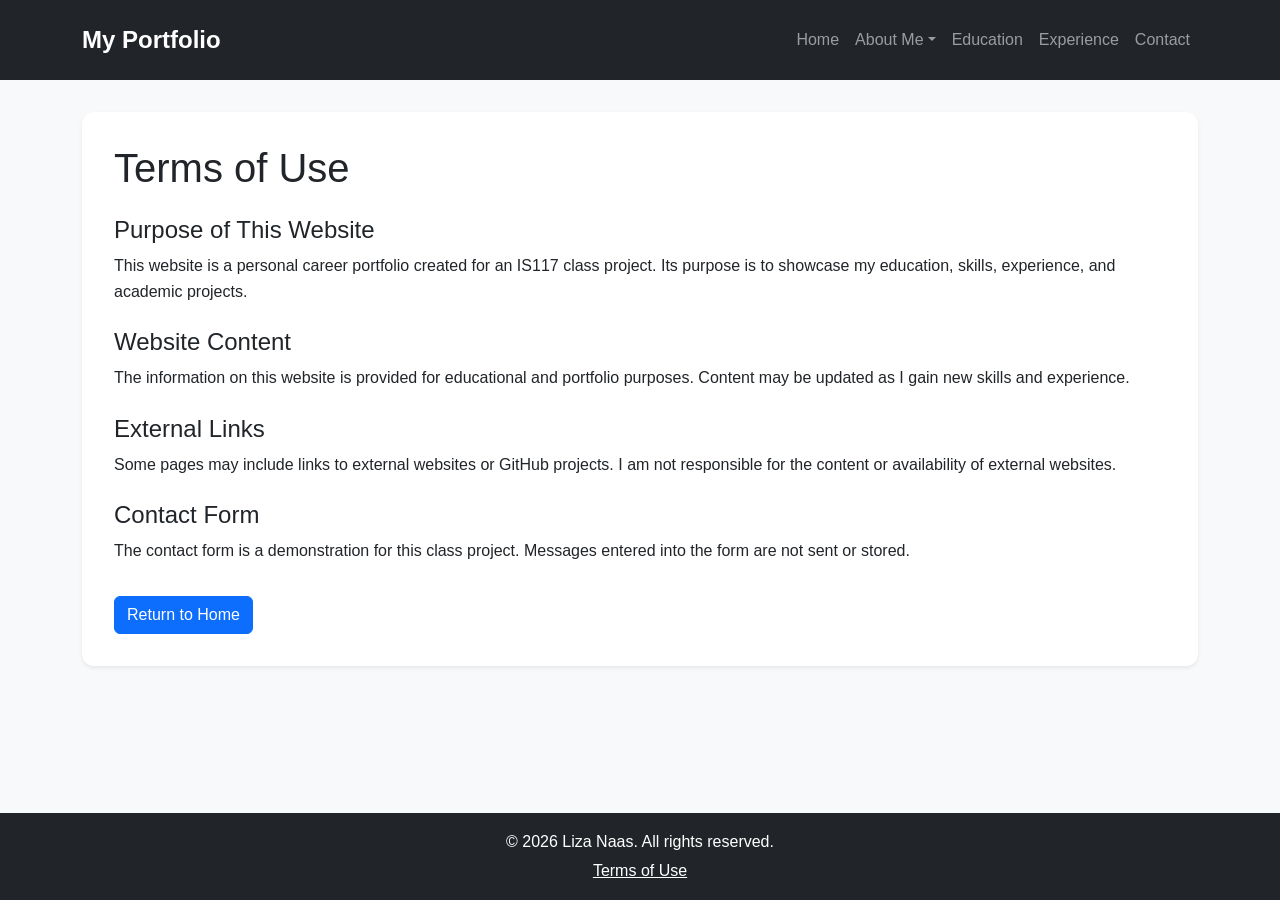
<file: terms.html>
<!DOCTYPE html>
<html lang="en">
<head>
    <!-- DEVELOPER: Liza Naas, IS117-003, Fall 2026 -->
    <meta charset="UTF-8">
    <meta name="viewport" content="width=device-width, initial-scale=1.0">
    <title>Terms of Use | My Career Portfolio</title>

    <link href="https://cdn.jsdelivr.net/npm/bootstrap@5.3.3/dist/css/bootstrap.min.css" rel="stylesheet">
    <link rel="stylesheet" href="styles/main.css">
</head>

<body class="d-flex flex-column min-vh-100">

    <!-- Bootstrap navigation -->
    <nav class="navbar navbar-expand-lg navbar-dark bg-dark">
        <div class="container">
            <a class="navbar-brand" href="index.html">My Portfolio</a>

            <button class="navbar-toggler" type="button"
                    data-bs-toggle="collapse" data-bs-target="#navbarMenu"
                    aria-controls="navbarMenu" aria-expanded="false"
                    aria-label="Toggle navigation">
                <span class="navbar-toggler-icon"></span>
            </button>

            <div class="collapse navbar-collapse" id="navbarMenu">
                <ul class="navbar-nav ms-auto">
                    <li class="nav-item">
                        <a class="nav-link" href="index.html">Home</a>
                    </li>

                    <li class="nav-item dropdown">
                        <a class="nav-link dropdown-toggle" href="#"
                           role="button" data-bs-toggle="dropdown"
                           aria-expanded="false">About Me</a>
                        <ul class="dropdown-menu">
                            <li><a class="dropdown-item" href="about.html">About Me</a></li>
                            <li><a class="dropdown-item" href="skills.html">Skills</a></li>
                            <li><a class="dropdown-item" href="projects.html">Projects</a></li>
                        </ul>
                    </li>

                    <li class="nav-item">
                        <a class="nav-link" href="education.html">Education</a>
                    </li>

                    <li class="nav-item">
                        <a class="nav-link" href="experience.html">Experience</a>
                    </li>

                    <li class="nav-item">
                        <a class="nav-link" href="contact.html">Contact</a>
                    </li>
                </ul>
            </div>
        </div>
    </nav>

    <!-- Terms of Use -->
    <main class="container flex-grow-1">
        <div class="page-content shadow-sm">
            <h1 class="mb-4">Terms of Use</h1>

            <h2 class="h4">Purpose of This Website</h2>
            <p>
                This website is a personal career portfolio created
                for an IS117 class project. Its purpose is to
                showcase my education, skills, experience, and
                academic projects.
            </p>

            <h2 class="h4 mt-4">Website Content</h2>
            <p>
                The information on this website is provided for
                educational and portfolio purposes. Content may
                be updated as I gain new skills and experience.
            </p>

            <h2 class="h4 mt-4">External Links</h2>
            <p>
                Some pages may include links to external websites
                or GitHub projects. I am not responsible for the
                content or availability of external websites.
            </p>

            <h2 class="h4 mt-4">Contact Form</h2>
            <p>
                The contact form is a demonstration for this class
                project. Messages entered into the form are not
                sent or stored.
            </p>

            <a href="index.html" class="btn btn-primary mt-3">
                Return to Home
            </a>
        </div>
    </main>

    <!-- Sticky footer -->
    <footer class="bg-dark text-white text-center py-3 mt-auto">
        <div class="container">
            <p class="mb-1">&copy; 2026 Liza Naas. All rights reserved.</p>
            <a href="terms.html" class="text-white">Terms of Use</a>
        </div>
    </footer>

    <script src="https://cdn.jsdelivr.net/npm/bootstrap@5.3.3/dist/js/bootstrap.bundle.min.js"></script>
</body>
</html>
</file>
<file: styles/main.css>
/* DEVELOPER: Liza Naas, IS117-003, Fall 2026 */

/* General website styling */
body {
    font-family: Arial, Helvetica, sans-serif;
    background-color: #f8f9fa;
    color: #212529;
    line-height: 1.6;
}

/* Navigation */
.navbar {
    padding: 1rem 0;
}

.navbar-brand {
    font-size: 1.5rem;
    font-weight: bold;
}

.nav-link:hover {
    color: #a9d6ff !important;
}

/* Homepage introduction */
header {
    background: linear-gradient(135deg, #e8f2ff, #ffffff);
    padding: 4rem 1rem;
}

header h1 {
    font-weight: bold;
    color: #17365d;
}

/* Bootstrap cards */
.card {
    border-radius: 12px;
    transition: transform 0.2s ease;
}

.card:hover {
    transform: translateY(-4px);
}

.card-title {
    color: #17365d;
    font-weight: bold;
}

/* Interior pages */
.page-content {
    background-color: white;
    padding: 2rem;
    border-radius: 12px;
    margin-top: 2rem;
    margin-bottom: 2rem;
}

/* Responsive images */
img {
    max-width: 100%;
    height: auto;
}

/* Footer */
footer {
    width: 100%;
}

footer a:hover {
    text-decoration: underline;
}

/* Mobile screens */
@media screen and (max-width: 767px) {
    header {
        padding: 2rem 1rem;
    }

    header h1 {
        font-size: 1.8rem;
    }

    .page-content {
        padding: 1rem;
    }

.card-img-top {
    width: 100%;
    height: 250px;
    object-fit: contain;
    object-position: center;
    background-color: #f8f9fa;
}
</file>
